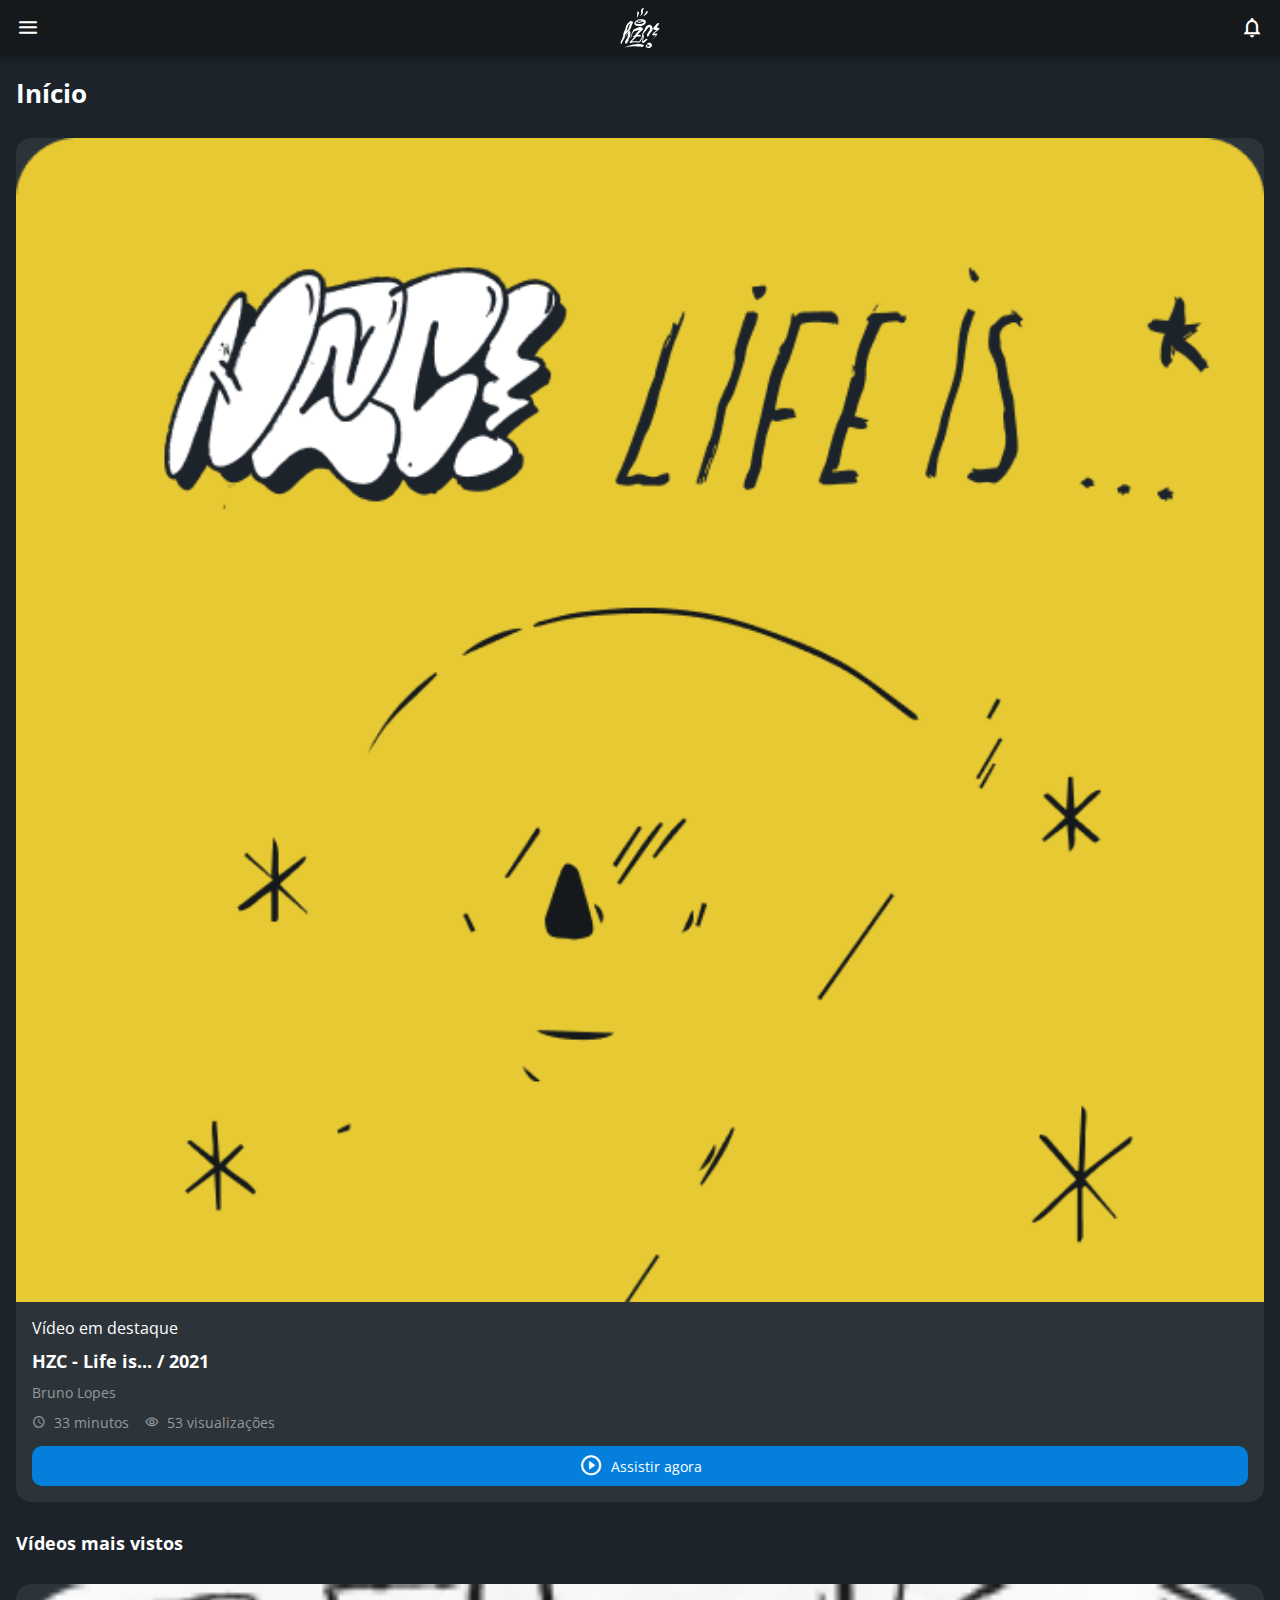
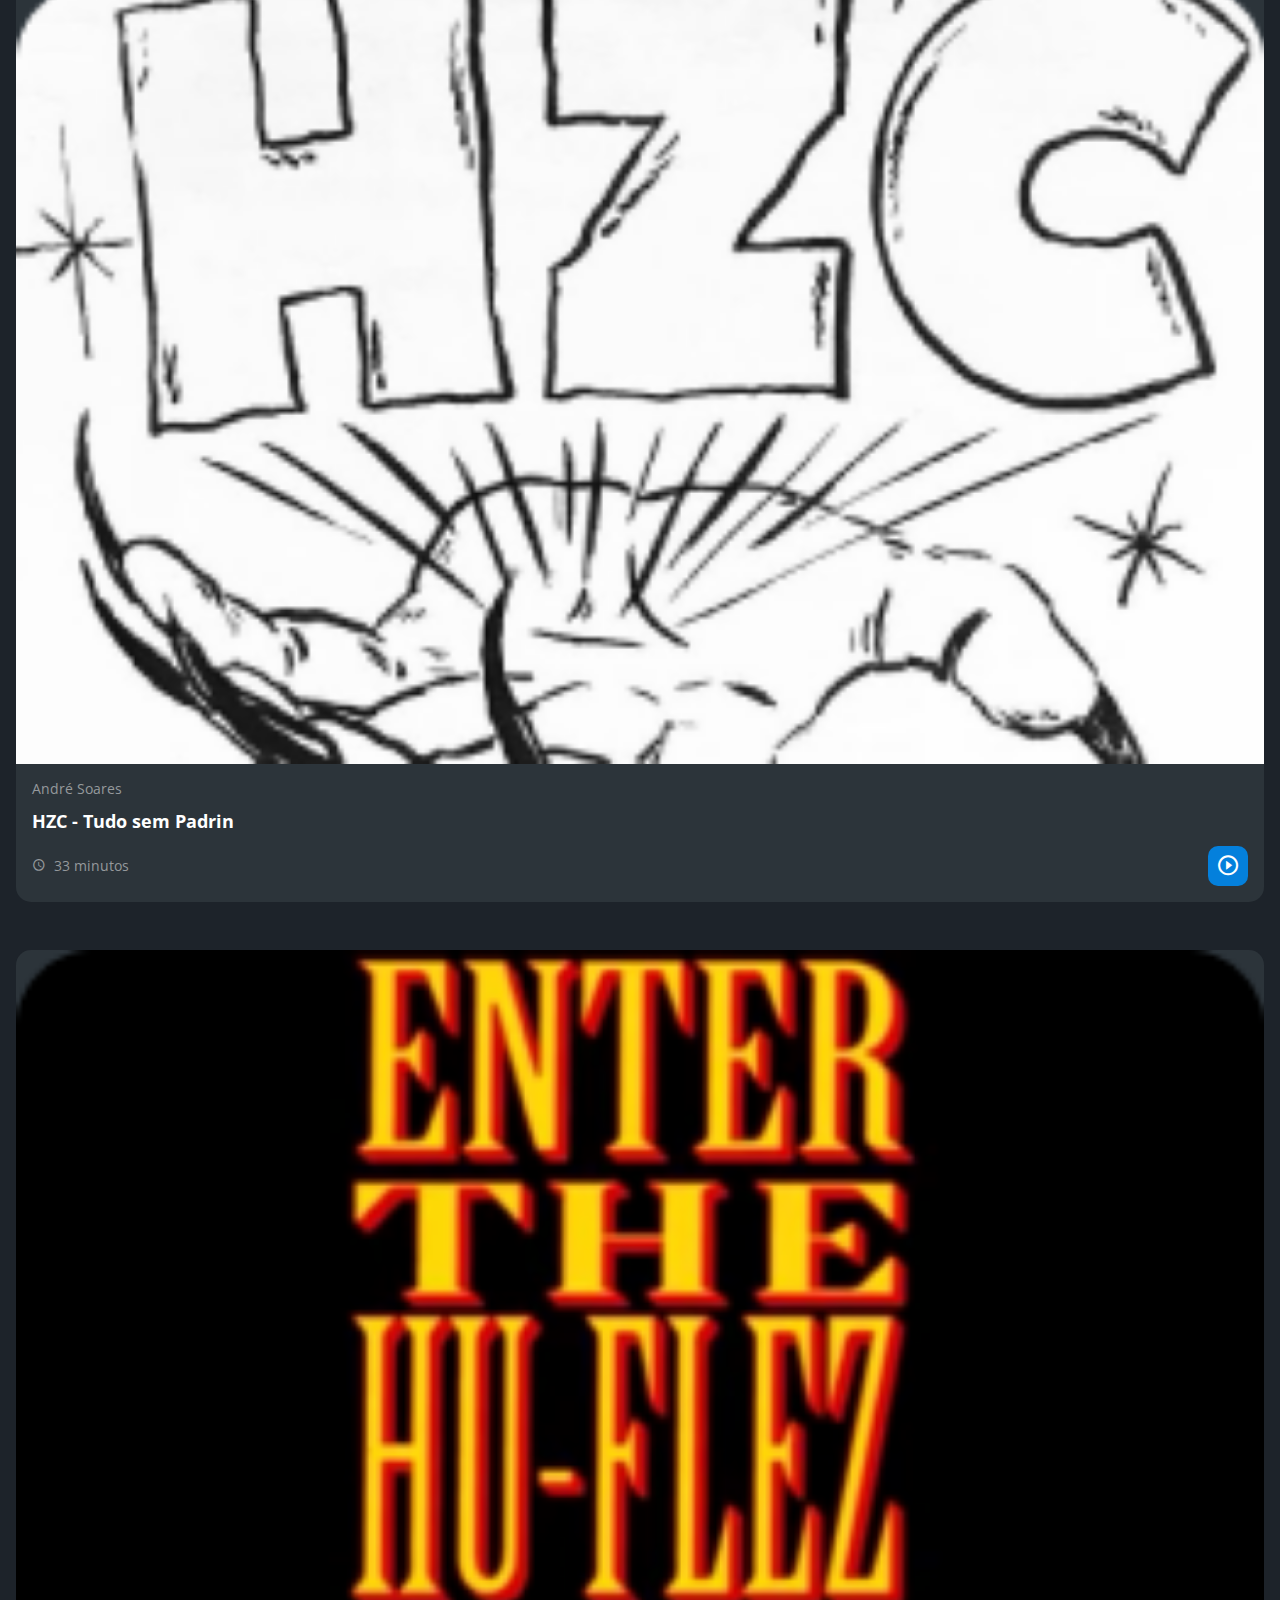
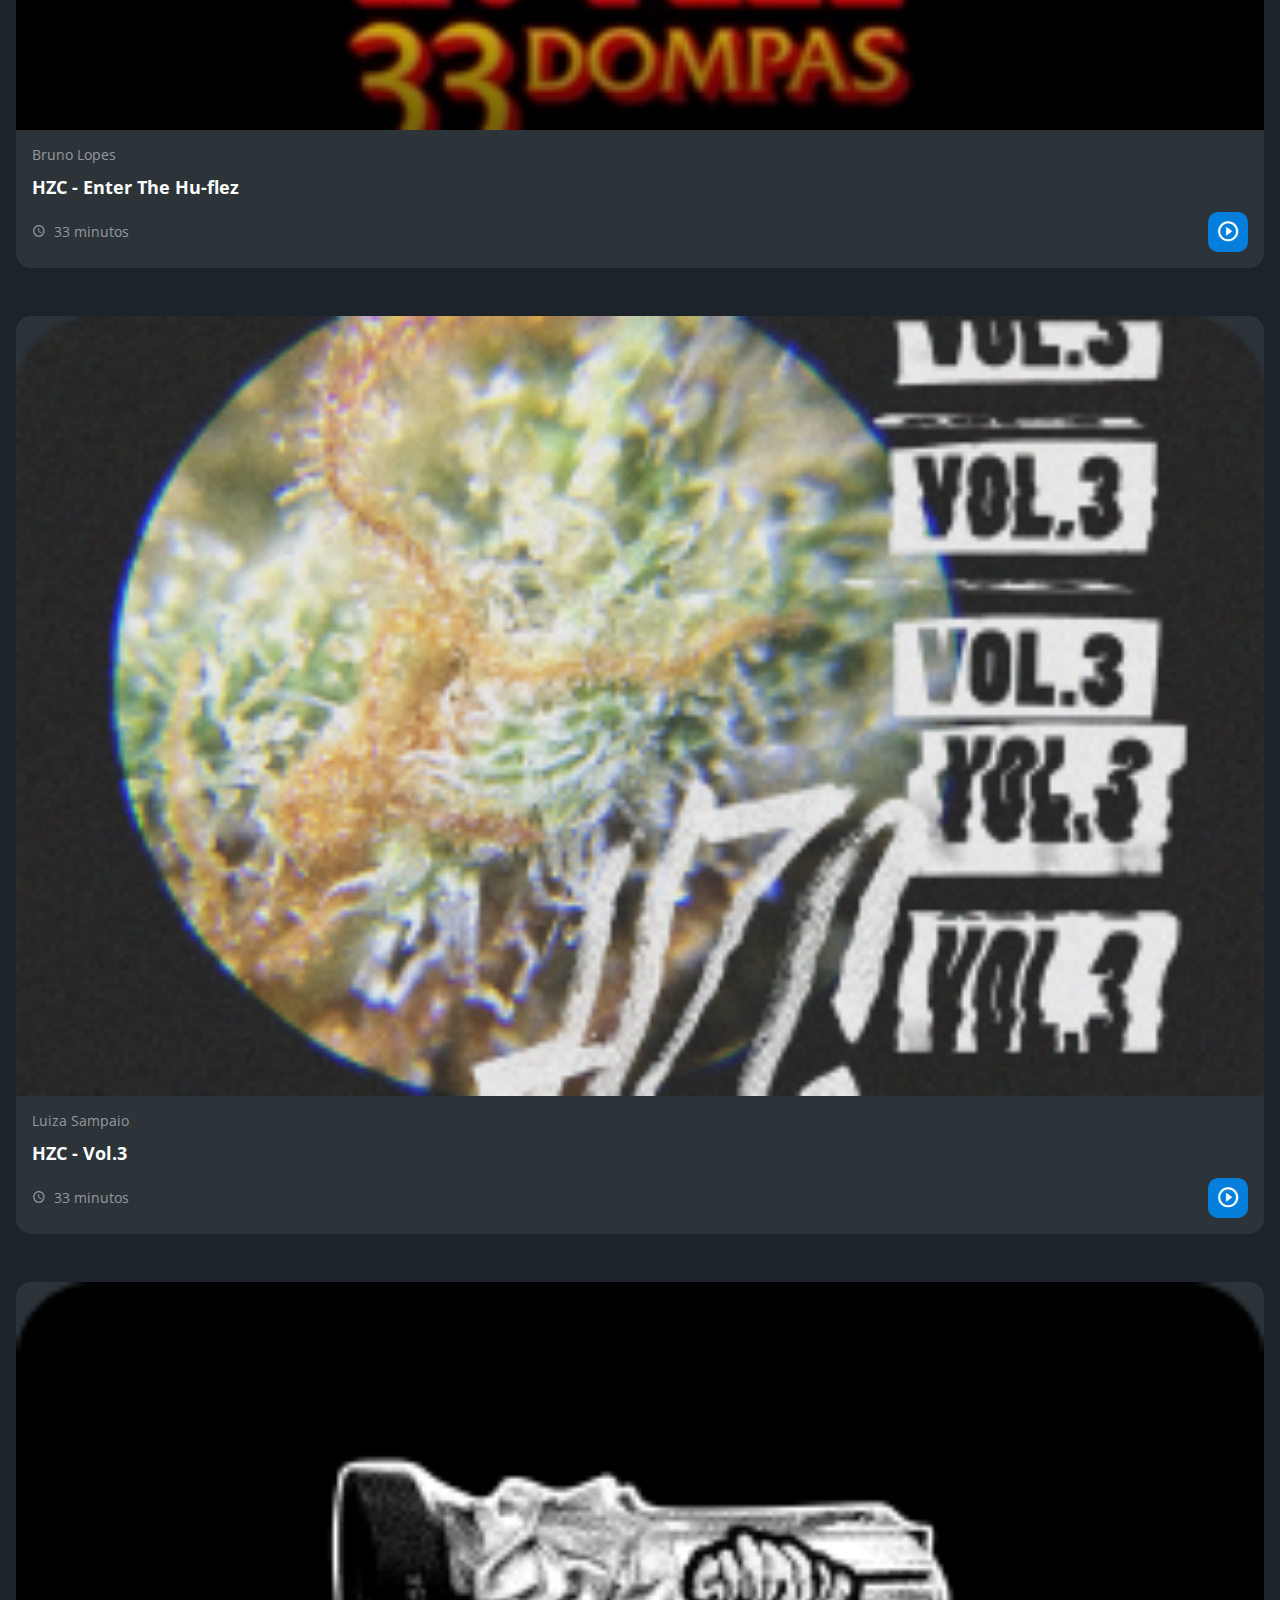
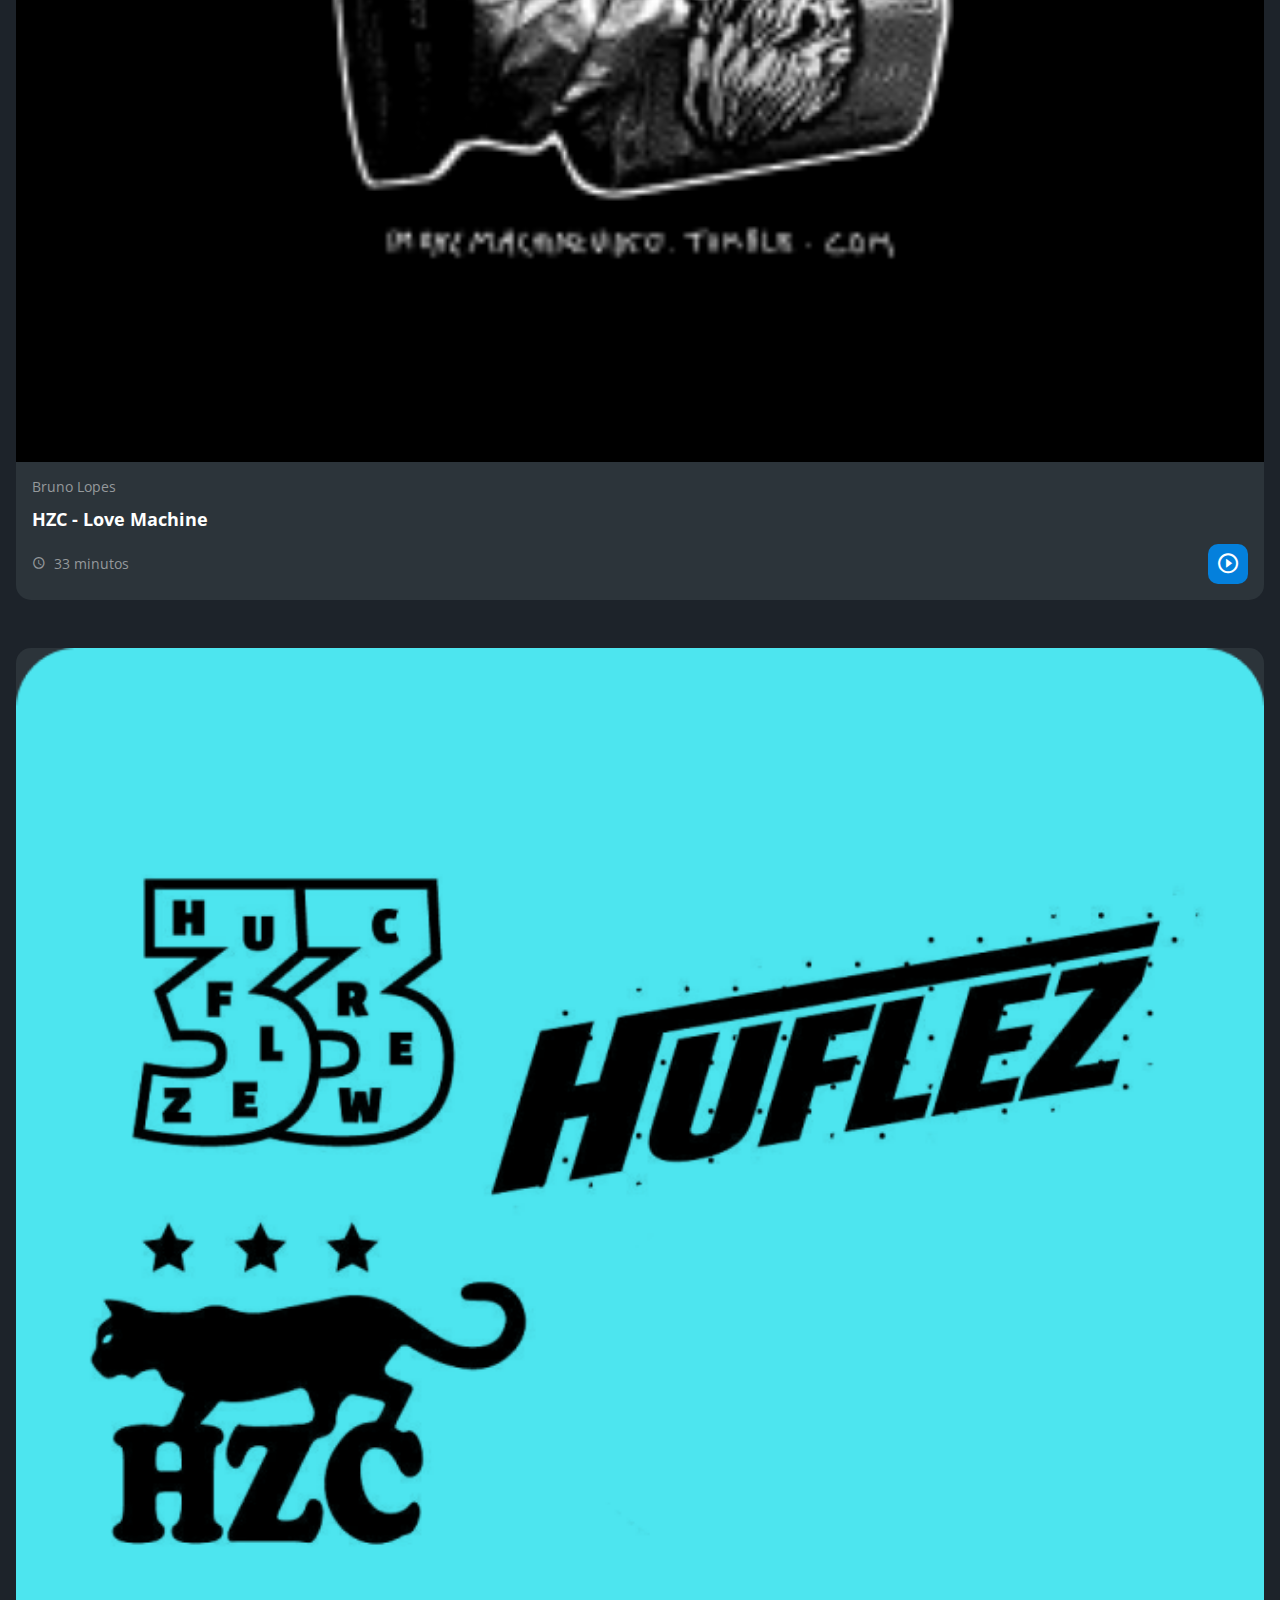
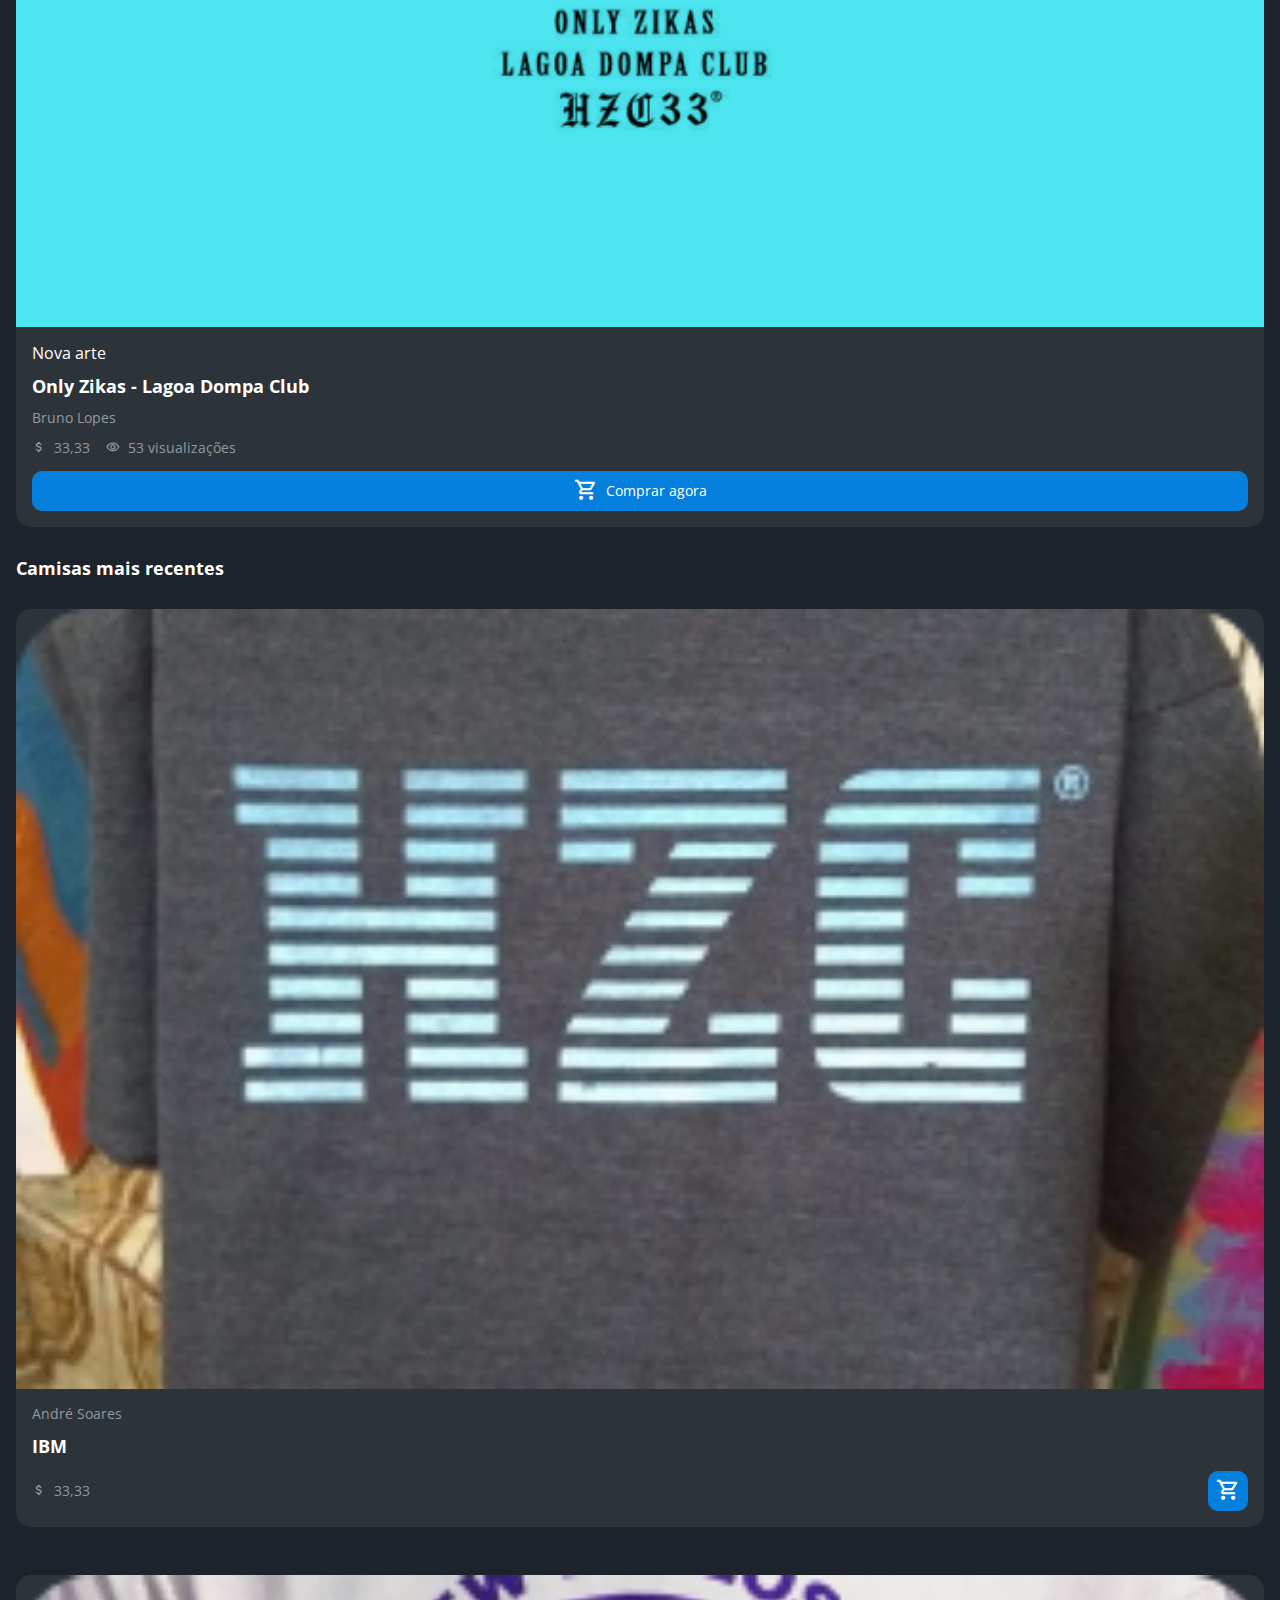
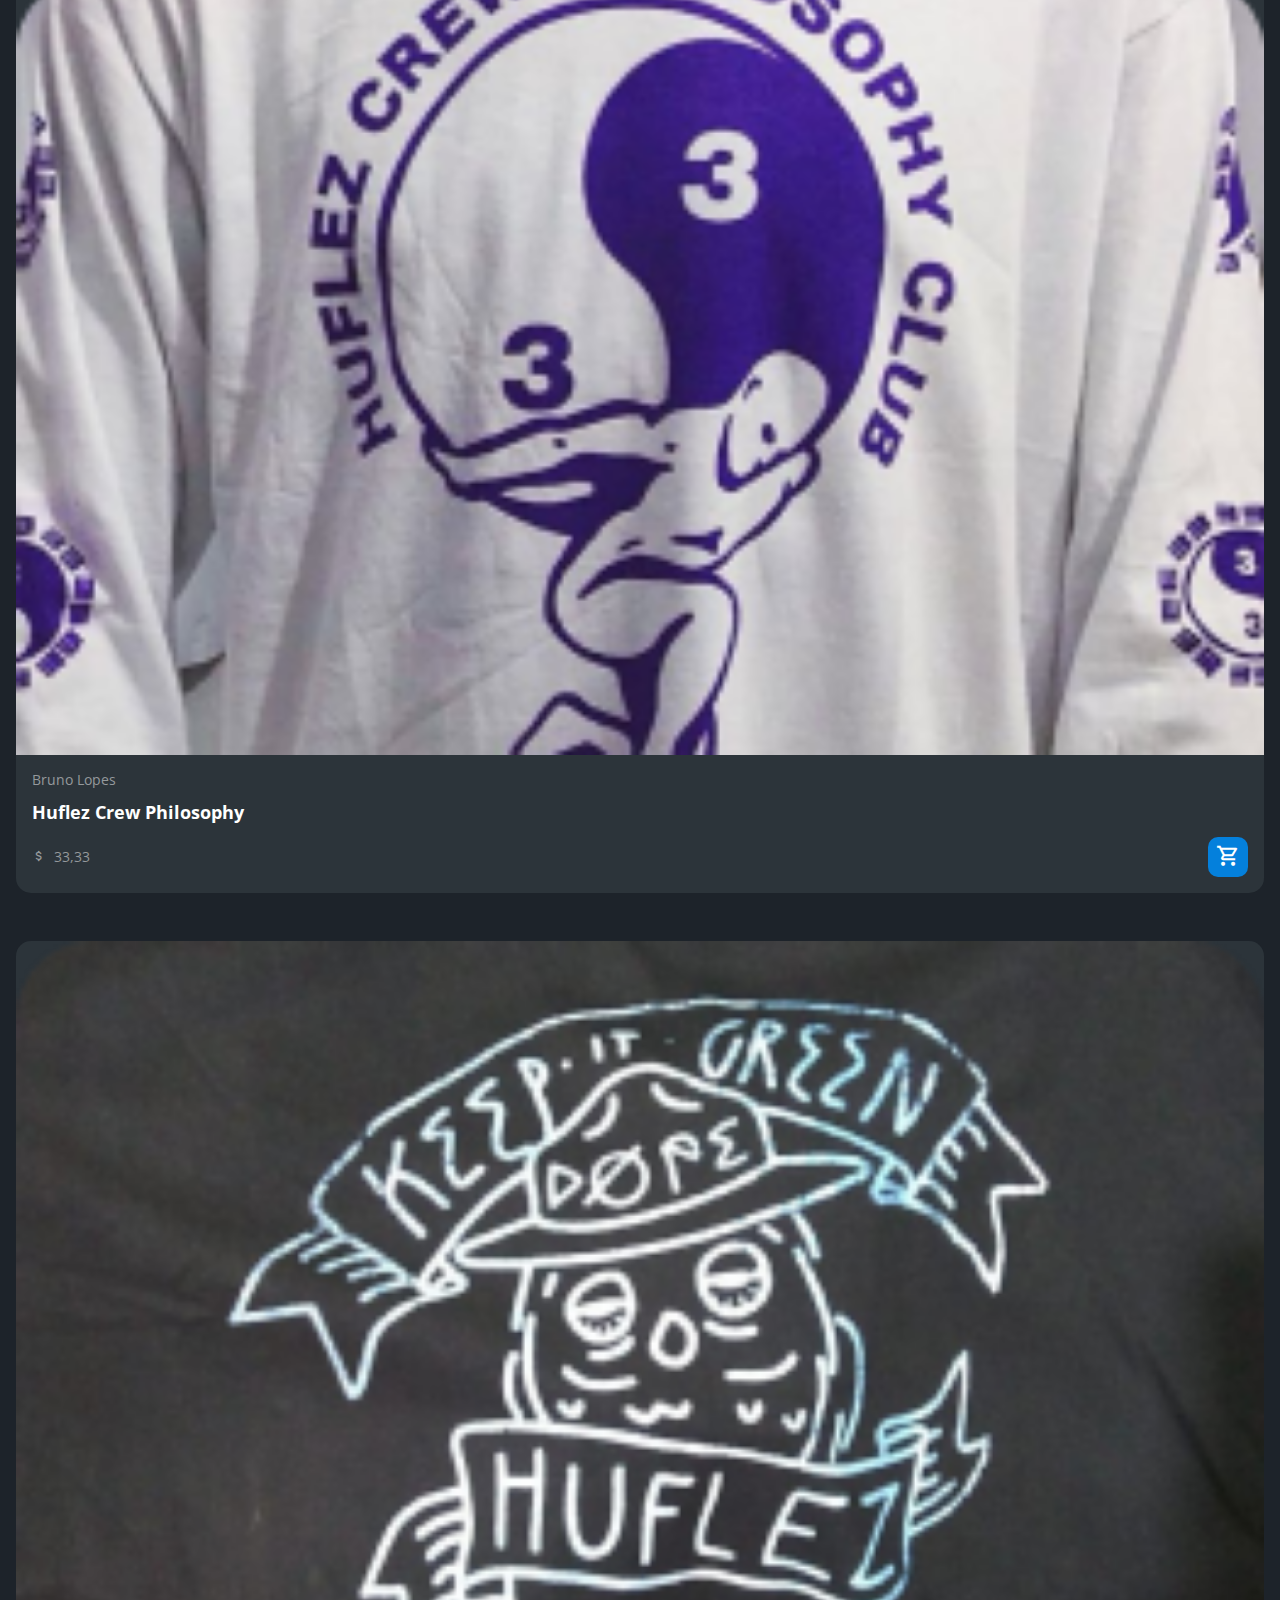
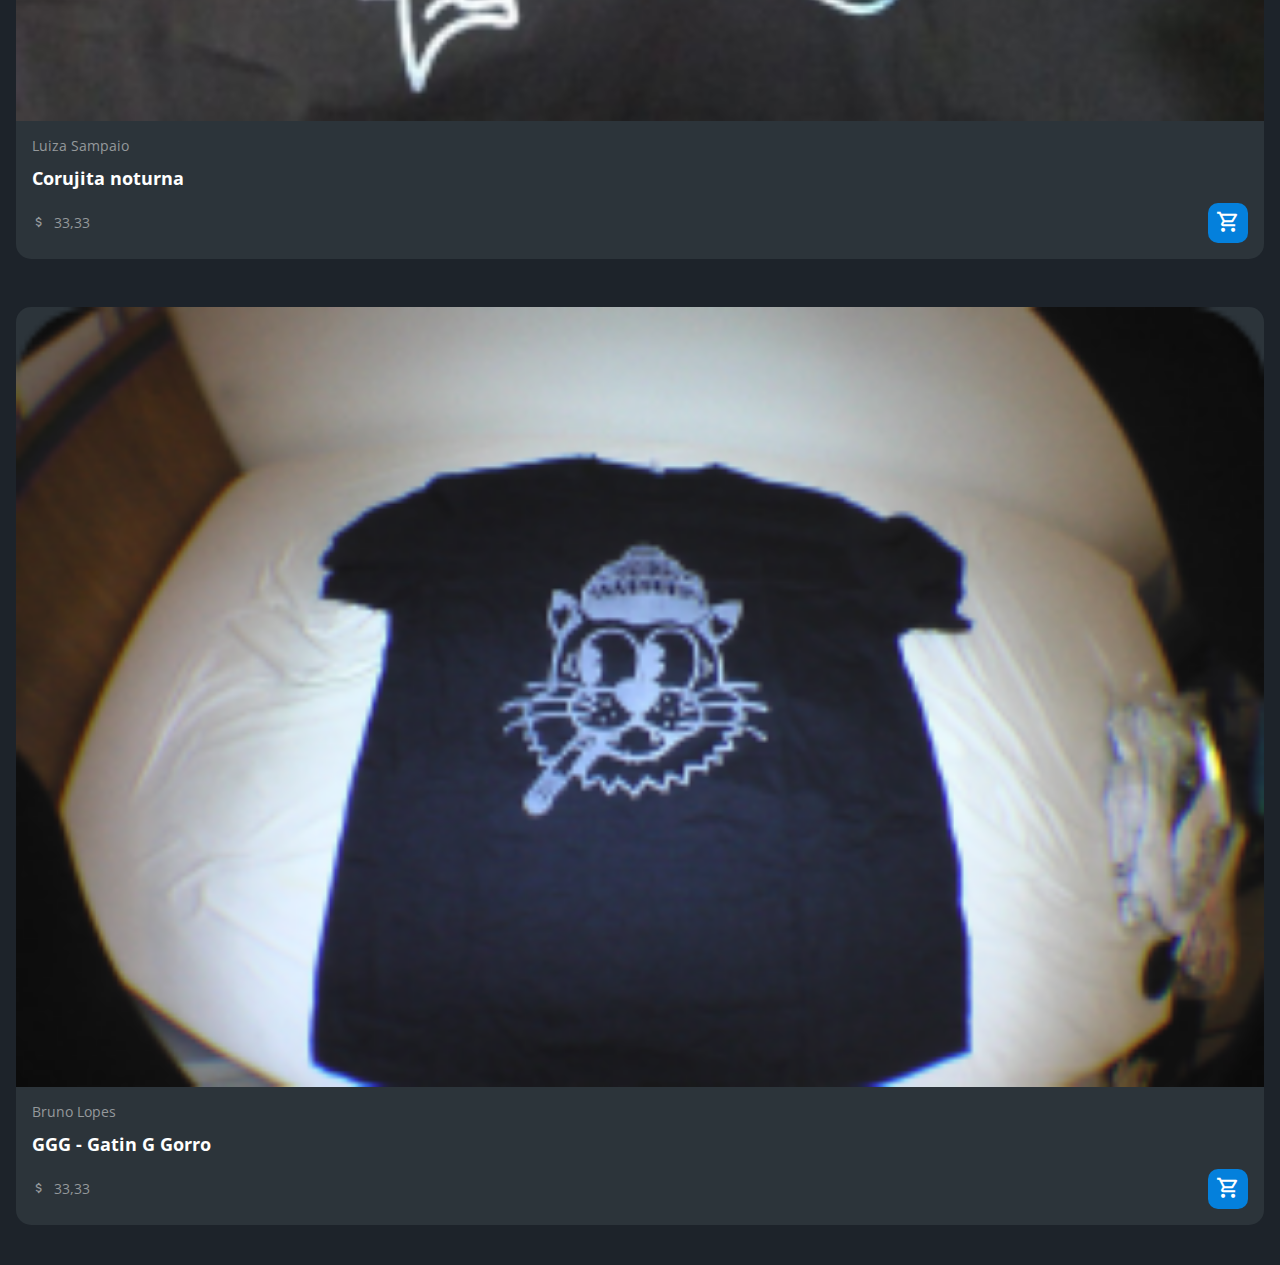
<file: index.html>
<!DOCTYPE html>
<html lang="pt-br">
<head>
    <meta charset="UTF-8">
    <meta http-equiv="X-UA-Compatible" content="IE=edge">
    <meta name="viewport" content="width=device-width, initial-scale=1.0">
    <title>HZC | Home</title>
    <link rel="preconnect" href="https://fonts.googleapis.com">
    <link rel="preconnect" href="https://fonts.gstatic.com" crossorigin>
    <link rel="stylesheet" href="https://fonts.googleapis.com/css2?family=Open+Sans:wght@400;600;700&display=swap">
    <link rel="stylesheet" href="./css/reset.css">
    <link rel="stylesheet" href="css/style.css">
</head>
<body>
    <header class="cabecalho">
        <button class="cabecalho__menu" aria-label="Menu" ><i></i></button>
        <img src="./img/logo.svg" alt="Logotipo da HZC" class="cabecalho__logo">
        <p class="cabecalho__perfil">Bruno Lopez</p>
        <button class="cabecalho__notificacao" aria-label="Notificaçao"><i></i></button>
    </header>

    <nav class="menu-lateral">
        <img src="./img/logo.svg" alt="Logotipo da HZC" class="menu-lateral__logo">
        <a href="" class="menu-lateral__link menu-lateral__link--inicio menu-lateral__link--ativo" >Inicio</a>
        <a href="" class="menu-lateral__link menu-lateral__link--videos">Vídeos</a>
        <a href="./picos.html" class="menu-lateral__link menu-lateral__link--picos">Picos</a>
        <a href="" class="menu-lateral__link menu-lateral__link--integrantes">Integrantes</a>
        <a href="" class="menu-lateral__link menu-lateral__link--camisas">Camisas</a>
        <a href="" class="menu-lateral__link menu-lateral__link--pinturas">Pinturas</a>
    </nav>

    <main class="principal">
        <h2 class="titulo-pagina">Início</h2>
        <article class="cartao cartao--destaque destaque-video">
            <img src="./img/banner-mobile_1.png" alt="Banner do cartão" class="cartao__img cartao__img--mobile">
            <img src="./img/banner_1.png" alt="Banner do cartão" class="cartao__img cartao__img--desktop">
            <div class="cartao__conteudo">
                <p class="cartao__destaque">Vídeo em destaque</p>
                <h3 class="cartao__titulo">HZC - Life is... / 2021</h3>
                <p class="cartao__perfil">Bruno Lopes</p>
                <p class="cartao__info cartao__info--tempo">33 minutos</p>
                <p class="cartao__info cartao__info--visualizacao">53 visualizações</p>
                <button class="cartao__botao cartao__botao--play cartao__botao--destaque">Assistir agora</button>
            </div>
        </article>

        <article class=" cartao cartao--recentes videos-recentes">
            <h3 class="cartao__titulo">Vídeos recentes</h3>
            <a href="#" class="cartao__link">Ver todos</a>
            <ul class="cartao__lista">
                <li class="cartao__item">
                    <img src="./img/miniatura_1.png" alt="Tumbnail" class="cartao__item-tambnail">
                    <h4 class="cartao__item-titulo">HZC - Love Machine</h4>
                    <p class="cartao__item-perfil">Júlia Fonseca</p>
                </li>
                <li class="cartao__item">
                    <img src="./img/miniatura_2.png" alt="Tumbnail" class="cartao__item-tambnail">
                    <h4 class="cartao__item-titulo">HZC - Vol. 3</h4>
                    <p class="cartao__item-perfil">Júlia Fonseca</p>
                </li>
                <li class="cartao__item">
                    <img src="./img/miniatura_3.png" alt="Tumbnail" class="cartao__item-tambnail">
                    <h4 class="cartao__item-titulo">HZC - Pescaria na Urca</h4>
                    <p class="cartao__item-perfil">Júlia Fonseca</p>
                </li>
                <li class="cartao__item">
                    <img src="./img/miniatura_4.png" alt="Tumbnail" class="cartao__item-tambnail">
                    <h4 class="cartao__item-titulo">Vidalocagi - Guerreiros do Asfalto</h4>
                    <p class="cartao__item-perfil">Júlia Fonseca</p>
                </li>
                <li class="cartao__item">
                    <img src="./img/miniatura_5.png" alt="Tumbnail" class="cartao__item-tambnail">
                    <h4 class="cartao__item-titulo">Vidalocagi - Não importa o nível</h4>
                    <p class="cartao__item-perfil">Júlia Fonseca</p>
                </li>
            </ul>
        </article>

        <section class="secao secao-videos">
            <h3 class="titulo-secao">Vídeos mais vistos</h3>
            <article class="cartao">
                <img src="./img/video_1.png" alt="video" class="cartao__img">
                <div class="cartao__conteudo">
                    <p class="cartao__perfil">André Soares</p>
                    <h3 class="cartao__titulo">HZC - Tudo sem Padrin</h3>
                    <p class="cartao__info cartao__info--tempo">33 minutos</p>
                    <button class="cartao__botao cartao__botao--play" aria-label="Assistir Agora"></button>
                </div>
            </article>

            <article class="cartao">
                <img src="./img/video_2.png" alt="video" class="cartao__img">
                <div class="cartao__conteudo">
                    <p class="cartao__perfil">Bruno Lopes</p>
                    <h3 class="cartao__titulo">HZC - Enter The Hu-flez</h3>
                    <p class="cartao__info cartao__info--tempo">33 minutos</p>
                    <button class="cartao__botao cartao__botao--play" aria-label="Assistir Agora"></button>
                </div>
            </article>

            <article class="cartao">
                <img src="./img/video_3.png" alt="video" class="cartao__img">
                <div class="cartao__conteudo">
                    <p class="cartao__perfil">Luiza Sampaio</p>
                    <h3 class="cartao__titulo">HZC - Vol.3</h3>
                    <p class="cartao__info cartao__info--tempo">33 minutos</p>
                    <button class="cartao__botao cartao__botao--play" aria-label="Assistir Agora"></button>
                </div>
            </article>

            <article class="cartao">
                <img src="./img/video_4.png" alt="video" class="cartao__img">
                <div class="cartao__conteudo">
                    <p class="cartao__perfil">Bruno Lopes</p>
                    <h3 class="cartao__titulo">HZC - Love Machine</h3>
                    <p class="cartao__info cartao__info--tempo">33 minutos</p>
                    <button class="cartao__botao cartao__botao--play" aria-label="Assistir Agora"></button>
                </div>
            </article>
        </section>

        <article class=" cartao cartao--recentes produtos-recentes">
            <h3 class="cartao__titulo">Novas artes</h3>
            <a href="#" class="cartao__link">Ver todos</a>
            <ul class="cartao__lista">
                <li class="cartao__item">
                    <img src="./img/miniatura-produto01.png" alt="Tumbnail" class="cartao__item-tambnail">
                    <h4 class="cartao__item-titulo">Sem título 01</h4>
                    <p class="cartao__item-perfil">Antonio Tebyriçá</p>
                </li>
                <li class="cartao__item">
                    <img src="./img/miniatura-produto02.png" alt="Tumbnail" class="cartao__item-tambnail">
                    <h4 class="cartao__item-titulo">Sem título 02</h4>
                    <p class="cartao__item-perfil">Antonio Tebyriçá</p>
                </li>
                <li class="cartao__item">
                    <img src="./img/miniatura-produto03.png" alt="Tumbnail" class="cartao__item-tambnail">
                    <h4 class="cartao__item-titulo">Segurança</h4>
                    <p class="cartao__item-perfil">Raphael Gibson</p>
                </li>
                <li class="cartao__item">
                    <img src="./img/miniatura-produto04.png" alt="Tumbnail" class="cartao__item-tambnail">
                    <h4 class="cartao__item-titulo">Malunguisse</h4>
                    <p class="cartao__item-perfil">Carolina Canavarro</p>
                </li>
                <li class="cartao__item">
                    <img src="./img/miniatura-produto05.png" alt="Tumbnail" class="cartao__item-tambnail">
                    <h4 class="cartao__item-titulo">Coroa da converse</h4>
                    <p class="cartao__item-perfil">Nikolas de Murtas</p>
                </li>
                <li class="cartao__item">
                    <img src="./img/miniatura-produto-06.png" alt="Tumbnail" class="cartao__item-tambnail">
                    <h4 class="cartao__item-titulo">Segurança</h4>
                    <p class="cartao__item-perfil">Raphael Gibson</p>
                </li>
                <li class="cartao__item">
                    <img src="./img/miniatura-produto07.png" alt="Tumbnail" class="cartao__item-tambnail">
                    <h4 class="cartao__item-titulo">Sem título 03</h4>
                    <p class="cartao__item-perfil">Antonio Tebyriçá</p>
                </li>
            </ul>
        </article>

        
        <article class="cartao cartao--destaque destaque-produtos">
            <img src="./img/banner-mobile_2.png" alt="Banner do cartão" class="cartao__img cartao__img--mobile">
            <img src="./img/banner_2.png" alt="Banner do cartão" class="cartao__img cartao__img--desktop">
            <div class="cartao__conteudo">
                <p class="cartao__destaque">Nova arte</p>
                <h3 class="cartao__titulo">Only Zikas - Lagoa Dompa Club</h3>
                <p class="cartao__perfil">Bruno Lopes</p>
                <p class="cartao__info cartao__info--venda">33,33</p>
                <p class="cartao__info cartao__info--visualizacao">53 visualizações</p>
                <button class="cartao__botao cartao__botao--venda cartao__botao--destaque">Comprar agora</button>
            </div>
        </article>

        <section class="secao secao-produtos">
            <h3 class="titulo-secao">Camisas mais recentes</h3>
            <article class="cartao">
                <img src="./img/produto_1.png" alt="video" class="cartao__img">
                <div class="cartao__conteudo">
                    <p class="cartao__perfil">André Soares</p>
                    <h3 class="cartao__titulo">IBM</h3>
                    <p class="cartao__info cartao__info--venda">33,33</p>
                    <button class="cartao__botao cartao__botao--venda" aria-label="Comprar"></button>
                </div>
            </article>

            <article class="cartao">
                <img src="./img/produto_2.png" alt="video" class="cartao__img">
                <div class="cartao__conteudo">
                    <p class="cartao__perfil">Bruno Lopes</p>
                    <h3 class="cartao__titulo">Huflez Crew Philosophy</h3>
                    <p class="cartao__info cartao__info--venda">33,33</p>
                    <button class="cartao__botao cartao__botao--venda" aria-label="Comprar"></button>
                </div>
            </article>

            <article class="cartao">
                <img src="./img/produto_3.png" alt="video" class="cartao__img">
                <div class="cartao__conteudo">
                    <p class="cartao__perfil">Luiza Sampaio</p>
                    <h3 class="cartao__titulo">Corujita noturna</h3>
                    <p class="cartao__info cartao__info--venda">33,33</p>
                    <button class="cartao__botao cartao__botao--venda" aria-label="Comprar"></button>
                </div>
            </article>

            <article class="cartao">
                <img src="./img/produto_4.png" alt="video" class="cartao__img">
                <div class="cartao__conteudo">
                    <p class="cartao__perfil">Bruno Lopes</p>
                    <h3 class="cartao__titulo">GGG - Gatin G Gorro</h3>
                    <p class="cartao__info cartao__info--venda">33,33</p>
                    <button class="cartao__botao cartao__botao--venda" aria-label="Comprar"></button>
                </div>
            </article>

        </section>
    </main>
    <script src="index.js"></script>
</body>
</html>
</file>
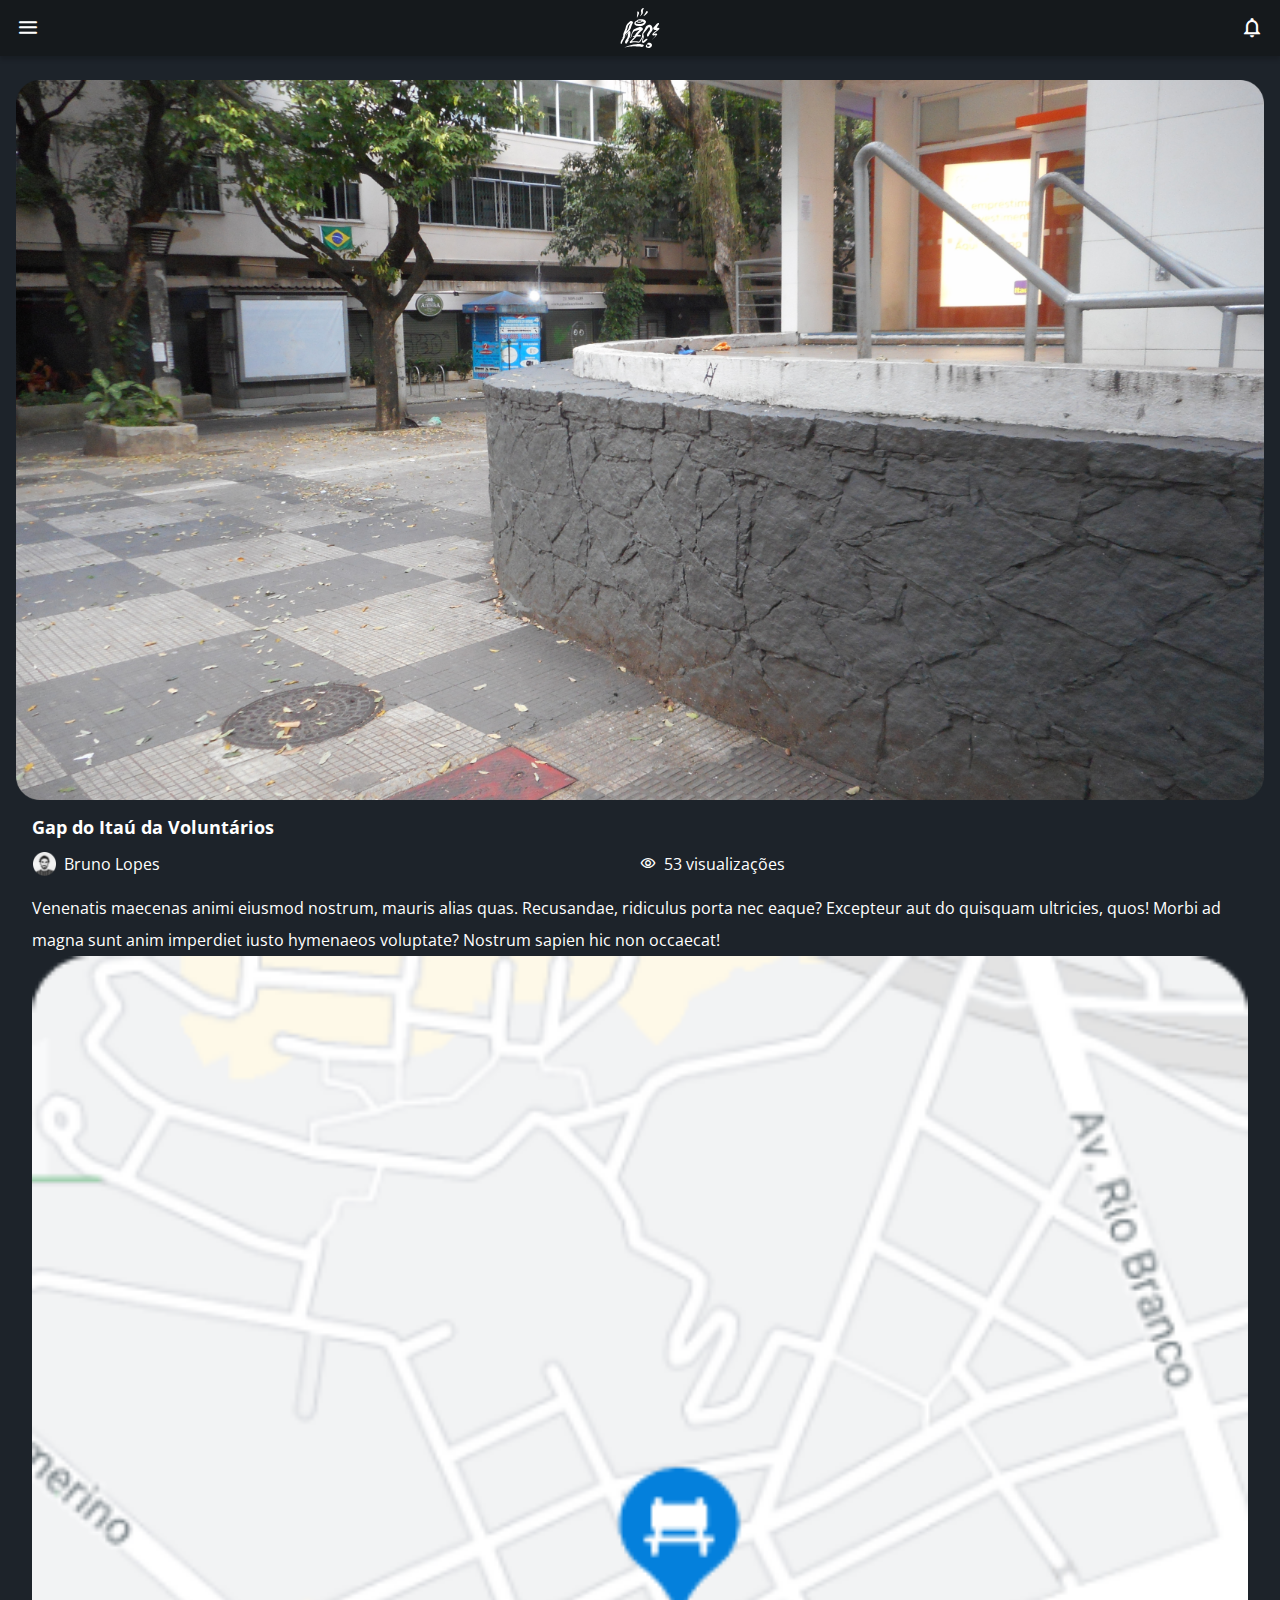
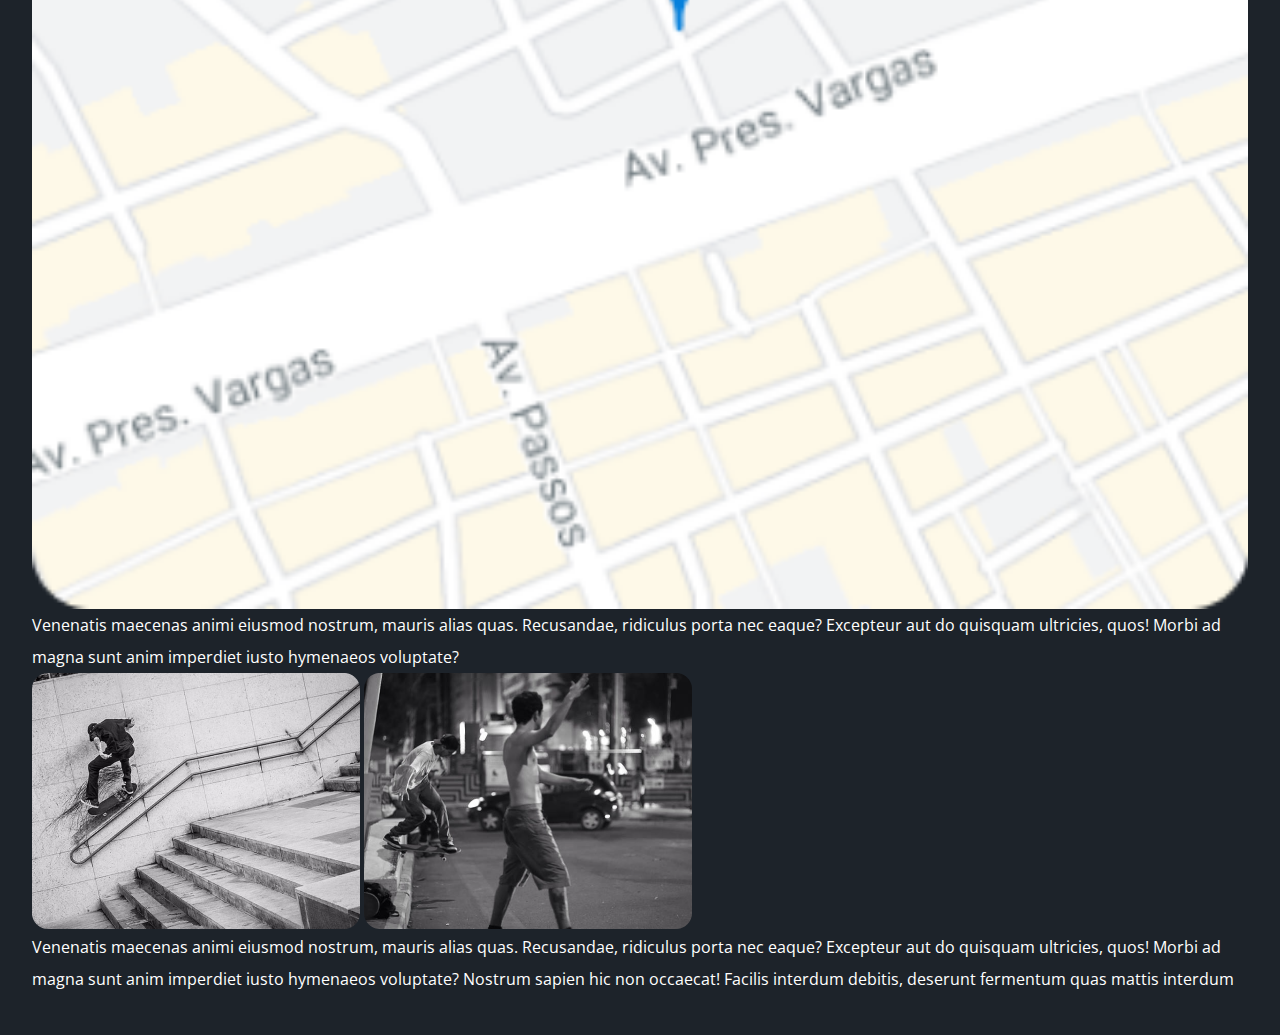
<file: pico.html>
<!DOCTYPE html>
<html lang="pt-br">
<head>
    <meta charset="UTF-8">
    <meta http-equiv="X-UA-Compatible" content="IE=edge">
    <meta name="viewport" content="width=device-width, initial-scale=1.0">
    <title>Gap do Itaú da Voluntários</title>
    <link rel="preconnect" href="https://fonts.googleapis.com">
    <link rel="preconnect" href="https://fonts.gstatic.com" crossorigin>
    <link rel="stylesheet" href="https://fonts.googleapis.com/css2?family=Open+Sans:wght@400;600;700&display=swap">
    <link rel="stylesheet" href="./css/reset.css">
    <link rel="stylesheet" href="css/style.css">
</head>
<body>
    <header class="cabecalho">
        <button class="cabecalho__menu" aria-label="Menu" ><i></i></button>
        <img src="./img/logo.svg" alt="Logotipo da HZC" class="cabecalho__logo">
        <p class="cabecalho__perfil">Bruno Lopez</p>
        <button class="cabecalho__notificacao" aria-label="Notificaçao"><i></i></button>
    </header>

    <nav class="menu-lateral">
        <img src="./img/logo.svg" alt="Logotipo da HZC" class="menu-lateral__logo">
        <a href="./index.html" class="menu-lateral__link menu-lateral__link--inicio">Inicio</a>
        <a href="" class="menu-lateral__link menu-lateral__link--videos">Vídeos</a>
        <a href="" class="menu-lateral__link menu-lateral__link--picos  menu-lateral__link--ativo">Picos</a>
        <a href="" class="menu-lateral__link menu-lateral__link--integrantes">Integrantes</a>
        <a href="" class="menu-lateral__link menu-lateral__link--camisas">Camisas</a>
        <a href="" class="menu-lateral__link menu-lateral__link--pinturas">Pinturas</a>
    </nav>

    <main class="principal">
        <article class=" cartao-picos">
            <img src="./img/artigo_1.png" alt="imagem pico" class="cartao__img--mobile">
            <img src="./img/artigo_1.png" alt="imagem picos" class="cartao__img cartao__img--desktop">
            
            <div class="cartao-picos--conteudo">
                <h3 class="cartao-picos--titulo">Gap do Itaú da Voluntários</h3>
                <div class="cartao-pico--perfil">
                    <p class="cartao-picos--nome">Bruno Lopes</p>
                <p class="cartao__pico--visualizacao">53 visualizações</p>
                </div>
                
                <p class="cartao-picos--artigo cartao__img--mobile">Venenatis maecenas animi eiusmod nostrum, mauris alias quas. Recusandae, ridiculus porta nec eaque? Excepteur aut do quisquam ultricies, quos! Morbi ad magna sunt anim imperdiet iusto hymenaeos voluptate? Nostrum sapien hic non occaecat! </p>

                <p class="cartao-picos--artigo cartao__img--desktop">Venenatis maecenas animi eiusmod nostrum, mauris alias quas. Recusandae, ridiculus porta nec eaque? Excepteur aut do quisquam ultricies, quos! Morbi ad magna sunt anim imperdiet iusto hymenaeos voluptate? Nostrum sapien hic non occaecat! Facilis interdum debitis, deserunt fermentum quas mattis interdum penatibus. Dictum laboris diamlorem, repellat, aut ligula. Quam tellus, facilisis possimus? Quidem nunc! Aenean sem! Curabitur eos felis porro integer consectetuer consectetur. Porttitor, convallis, sapien earum inventore dapibus facilis, facilis semper. Tempora senectus dictumst odio vivamus pariatur, praesentium laoreet, hendrerit duis proin excepturi, torquent et, sem, eu temporibus aut placerat nostrum. Parturient perspiciatis nesciunt. Earum ligula habitasse quo laoreet.</p>

                <img src="./img/mapa-artigo-mobile.png" alt="imagem pico" class="cartao__img--mobile">
                <img src="./img/mapa-artigo.png" alt="imagem pico" class="cartao__img--desktop">

                
                
                <p class="cartao-picos--artigo cartao__img--mobile">Venenatis maecenas animi eiusmod nostrum, mauris alias quas. Recusandae, ridiculus porta nec eaque? Excepteur aut do quisquam ultricies, quos! Morbi ad magna sunt anim imperdiet iusto hymenaeos voluptate?</p>

                <p class="cartao-picos--artigo cartao__img--desktop">Venenatis maecenas animi eiusmod nostrum, mauris alias quas. Recusandae, ridiculus porta nec eaque? Excepteur aut do quisquam ultricies, quos! Morbi ad magna sunt anim imperdiet iusto hymenaeos voluptate? Nostrum sapien hic non occaecat! Facilis interdum debitis, deserunt fermentum quas mattis interdum penatibus. Dictum laboris diamlorem, repellat, aut ligula. Quam tellus, facilisis possimus? Quidem nunc! Aenean sem! Curabitur eos felis porro integer consectetuer consectetur. Porttitor, convallis, sapien earum inventore dapibus facilis, facilis semper. Tempora senectus dictumst odio vivamus pariatur, praesentium laoreet, hendrerit duis proin excepturi, torquent et, sem, eu temporibus aut placerat nostrum. Parturient perspiciatis nesciunt. Earum ligula habitasse quo laoreet.</p>
                <div class="cartao-pico-img">
                    <img src="./img/artigo_3-mobile.png" alt="imagem pico"class="cartao__img--mobile">
                    <img src="./img/artigo_3.png" alt="imagem pico"class="cartao__img--desktop">
                    <img src="./img/artigo_4-mobile.png" alt="imagem pico" class="cartao__img--mobile">
                    <img src="./img/artigo_4.png" alt="imagem pico" class="cartao__img--desktop">
                </div>

    
                <p class="cartao-picos--artigo cartao__img--mobile">Venenatis maecenas animi eiusmod nostrum, mauris alias quas. Recusandae, ridiculus porta nec eaque? Excepteur aut do quisquam ultricies, quos! Morbi ad magna sunt anim imperdiet iusto hymenaeos voluptate? Nostrum sapien hic non occaecat! Facilis interdum debitis, deserunt fermentum quas mattis interdum </p>

                <p class="cartao-picos--artigo cartao__img--desktop">Venenatis maecenas animi eiusmod nostrum, mauris alias quas. Recusandae, ridiculus porta nec eaque? Excepteur aut do quisquam ultricies, quos! Morbi ad magna sunt anim imperdiet iusto hymenaeos voluptate? Nostrum sapien hic non occaecat! Facilis interdum debitis, deserunt fermentum quas mattis interdum penatibus. Dictum laboris diamlorem, repellat, aut ligula. Quam tellus, facilisis possimus? Quidem nunc! Aenean sem! Curabitur eos felis porro integer consectetuer consectetur. Porttitor, convallis, sapien earum inventore dapibus facilis, facilis semper. Tempora senectus dictumst odio vivamus pariatur, praesentium laoreet, hendrerit duis proin excepturi, torquent et, sem, eu temporibus aut placerat nostrum. Parturient perspiciatis nesciunt. Earum ligula habitasse quo laoreet.</p>
            </div>
        </article>

       

    </main>



    <script src="index.js"></script>
</body>
</html>
</file>
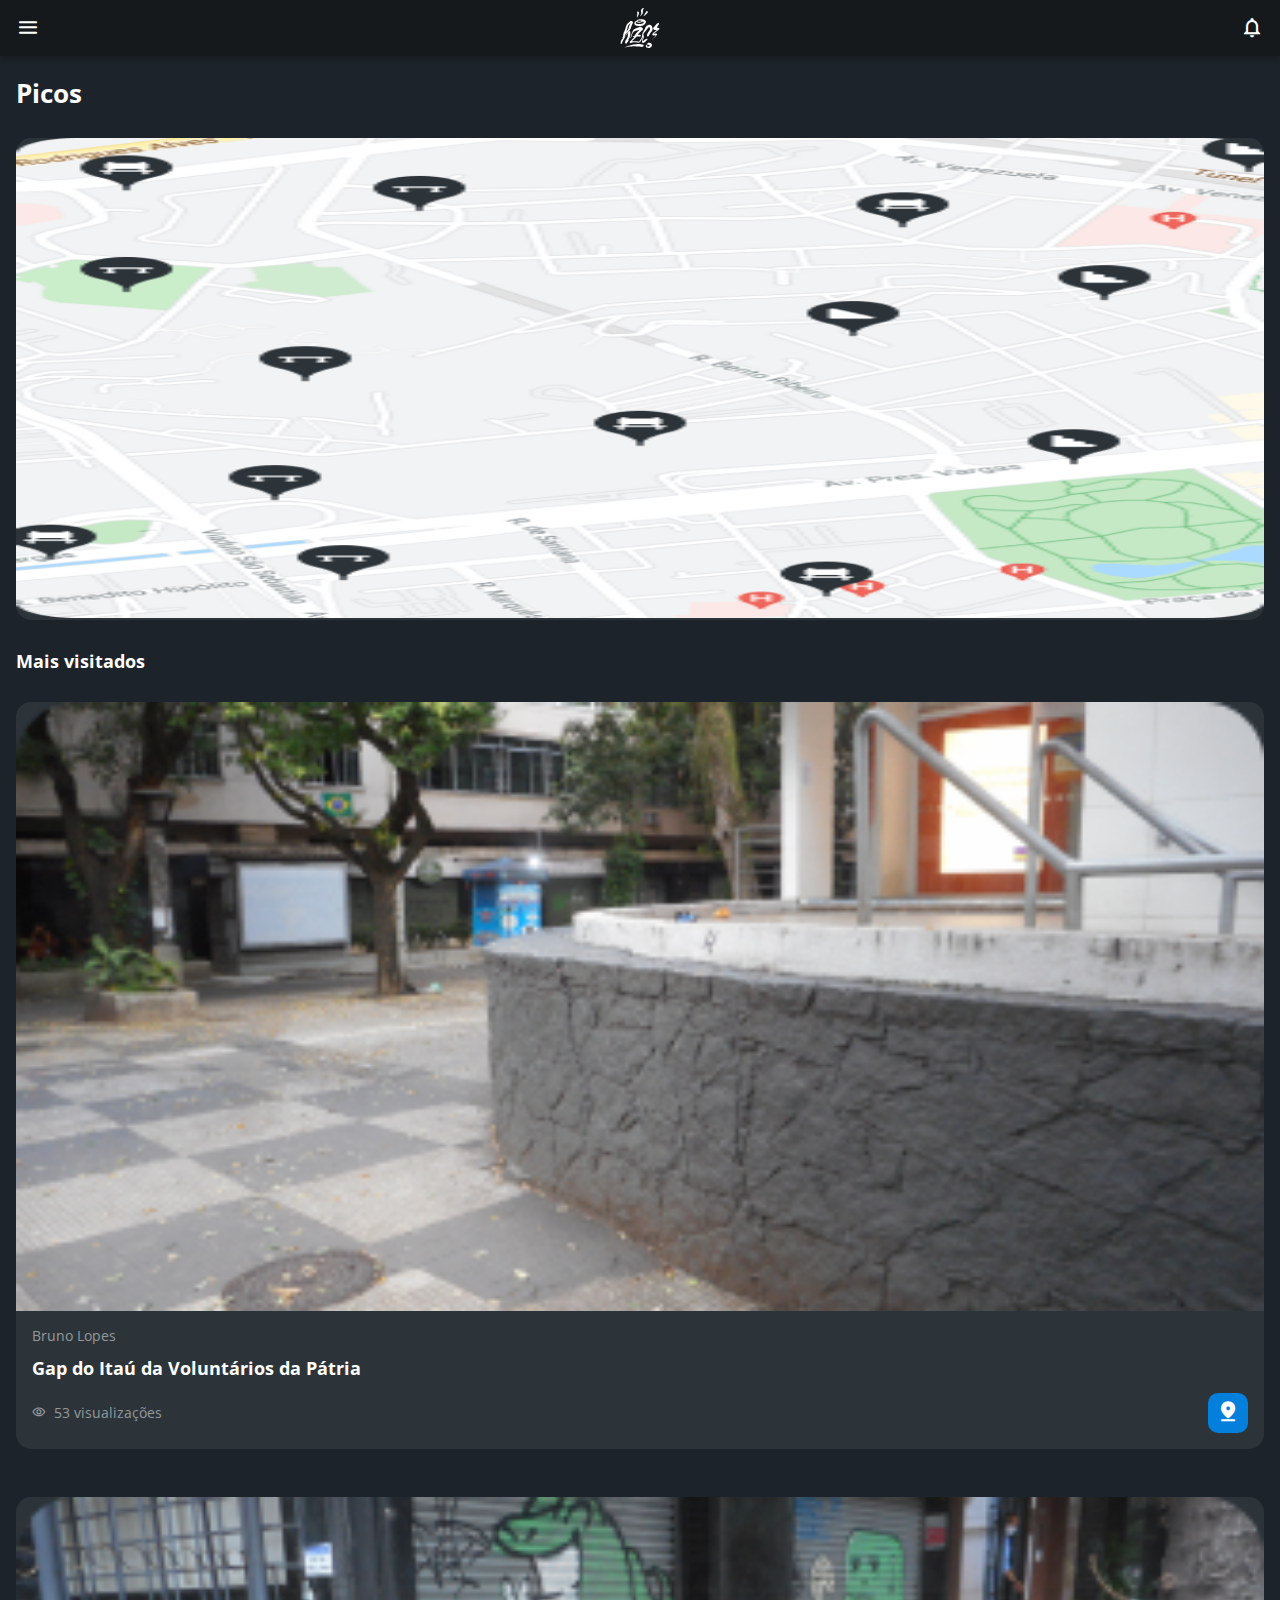
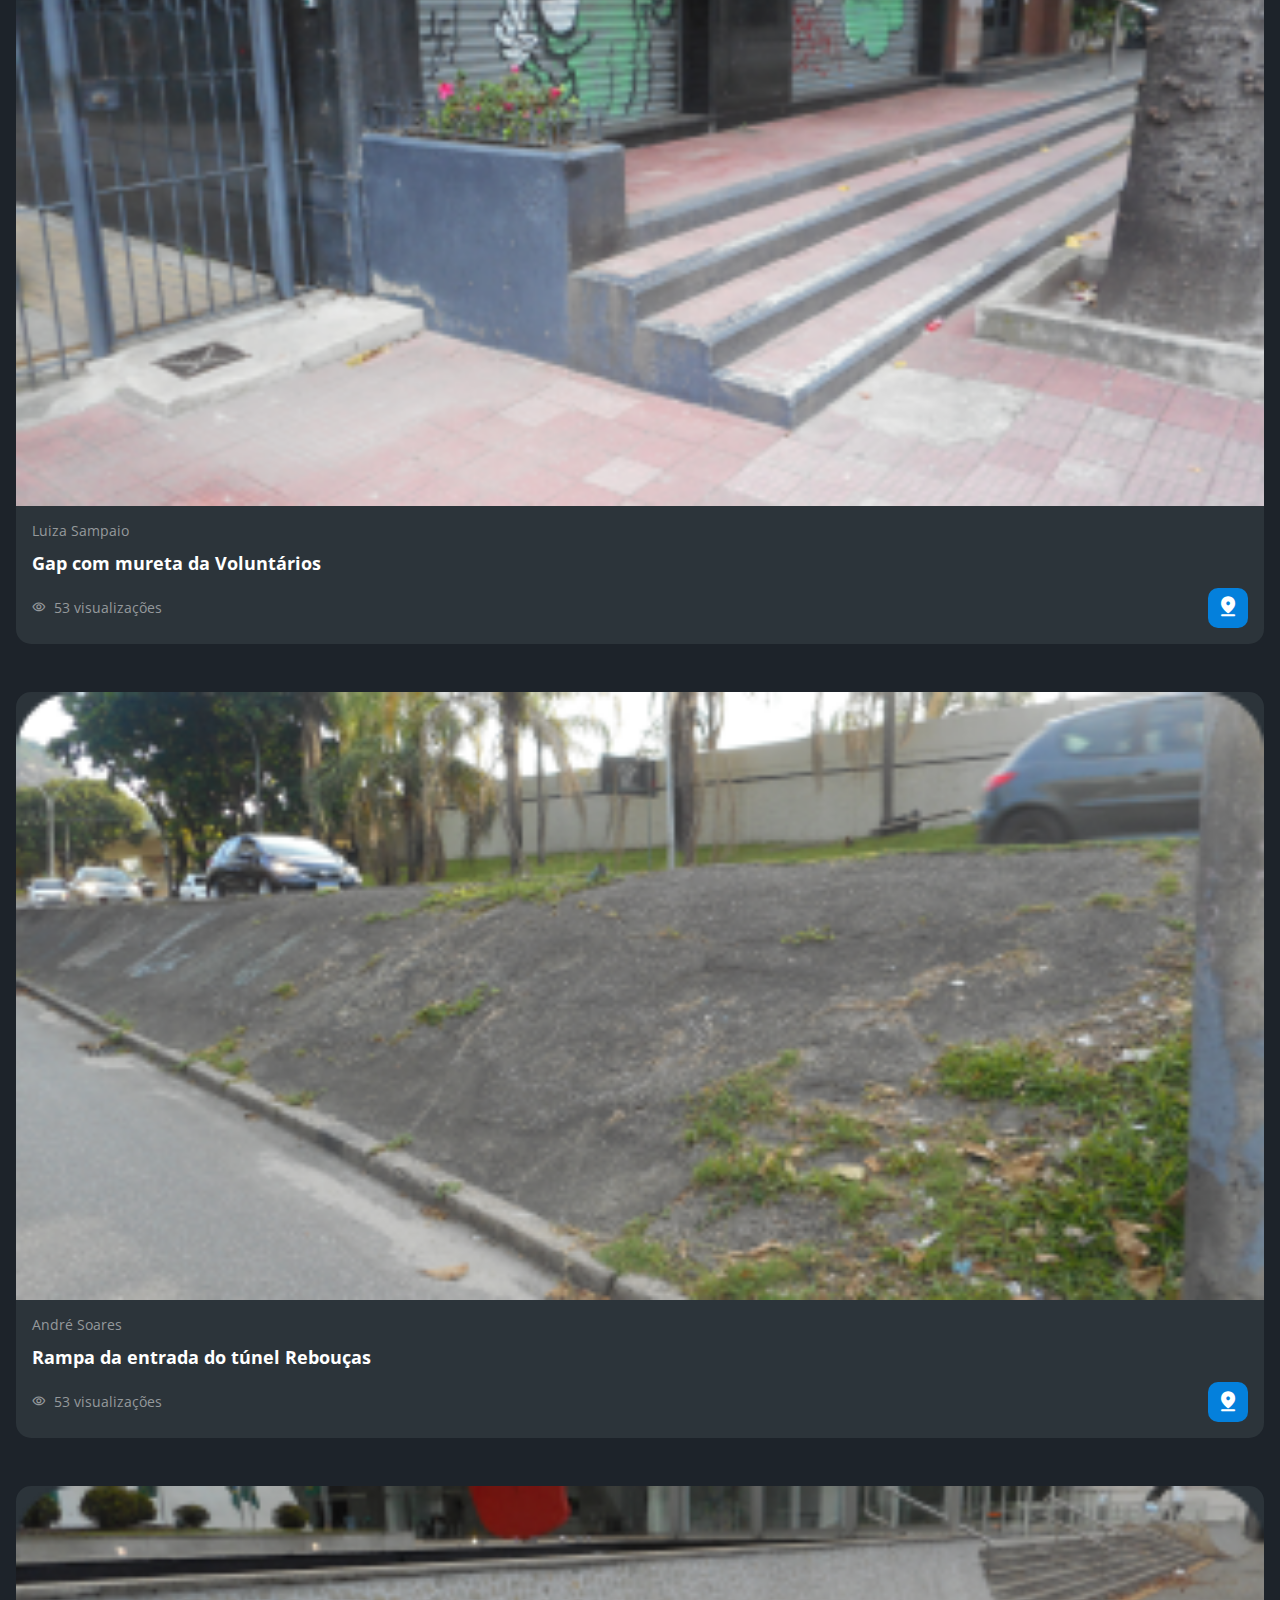
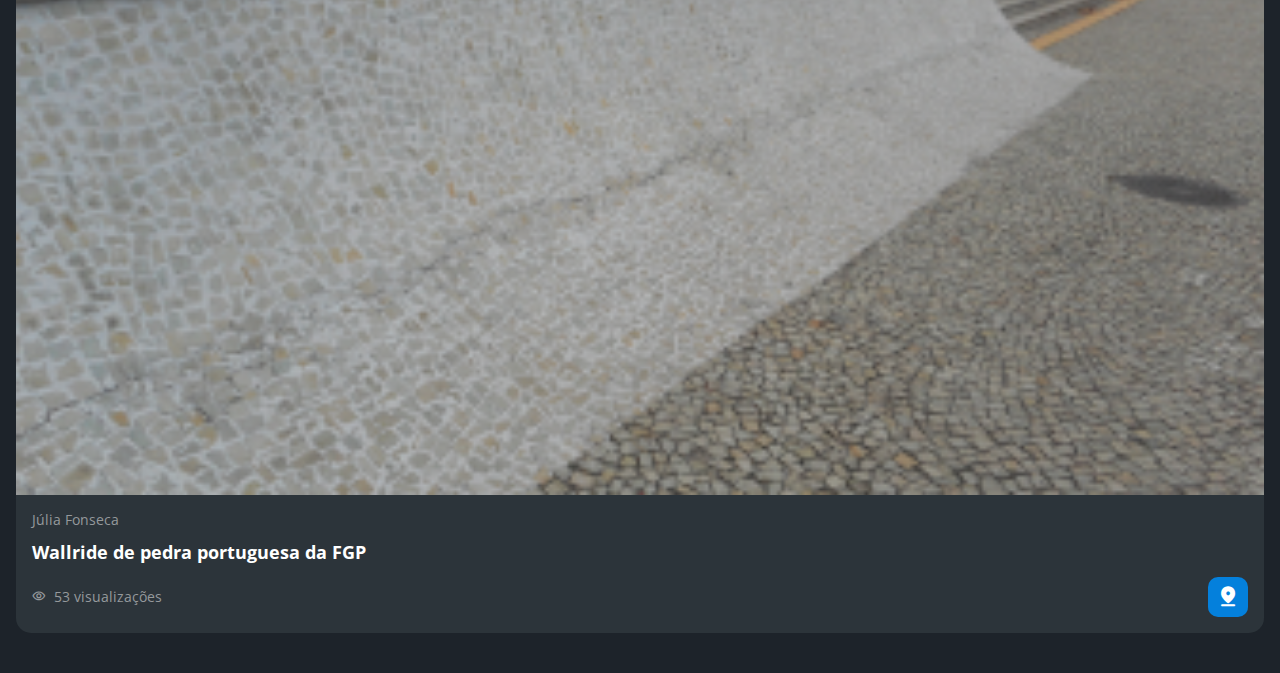
<file: picos.html>
<!DOCTYPE html>
<html lang="pt-br">
<head>
    <meta charset="UTF-8">
    <meta http-equiv="X-UA-Compatible" content="IE=edge">
    <meta name="viewport" content="width=device-width, initial-scale=1.0">
    <title>Picos</title>
    <link rel="preconnect" href="https://fonts.googleapis.com">
    <link rel="preconnect" href="https://fonts.gstatic.com" crossorigin>
    <link rel="stylesheet" href="https://fonts.googleapis.com/css2?family=Open+Sans:wght@400;600;700&display=swap">
    <link rel="stylesheet" href="./css/reset.css">
    <link rel="stylesheet" href="css/style.css">
</head>
<body>
    <header class="cabecalho">
        <button class="cabecalho__menu" aria-label="Menu" ><i></i></button>
        <img src="./img/logo.svg" alt="Logotipo da HZC" class="cabecalho__logo">
        <p class="cabecalho__perfil">Bruno Lopez</p>
        <button class="cabecalho__notificacao" aria-label="Notificaçao"><i></i></button>
    </header>

    <nav class="menu-lateral">
        <img src="./img/logo.svg" alt="Logotipo da HZC" class="menu-lateral__logo">
        <a href="./index.html" class="menu-lateral__link menu-lateral__link--inicio">Inicio</a>
        <a href="" class="menu-lateral__link menu-lateral__link--videos">Vídeos</a>
        <a href="" class="menu-lateral__link menu-lateral__link--picos  menu-lateral__link--ativo">Picos</a>
        <a href="" class="menu-lateral__link menu-lateral__link--integrantes">Integrantes</a>
        <a href="" class="menu-lateral__link menu-lateral__link--camisas">Camisas</a>
        <a href="" class="menu-lateral__link menu-lateral__link--pinturas">Pinturas</a>
    </nav>
    
    <main class="principal">
        <h2 class="titulo-pagina">Picos</h2>
        <article class=" cartao cartao--destaque destaque-video">
            <img src="./img/mapa-picos.png" alt="imagem do mapa picos" class="cartao__img--mapa cartao__img--mobile">
            <img src="./img/mapa-pico-desktop.png" alt="imagem do mapa picos" class="cartao__img cartao__img--desktop">
        </article>

        <article class=" cartao cartao--recentes videos-recentes">
            <h3 class="cartao__titulo">favoritos</h3>
            <a href="#" class="cartao__link">Ver todos</a>
            <ul class="cartao__lista">
                <li class="cartao__item">
                    <img src="./img/favoritos-01.png" alt="Tumbnail" class="cartao__item-tambnail">
                    <h4 class="cartao__item-titulo">Wallride da FGP</h4>
                    <p class="cartao__item-perfil">Júlia Fonseca</p>
                </li>
                <li class="cartao__item">
                    <img src="./img/favoritos-02.png" alt="Tumbnail" class="cartao__item-tambnail">
                    <h4 class="cartao__item-titulo">Borda de valores</h4>
                    <p class="cartao__item-perfil">Júlia Fonseca</p>
                </li>
                <li class="cartao__item">
                    <img src="./img/favoritos-03.png" alt="Tumbnail" class="cartao__item-tambnail">
                    <h4 class="cartao__item-titulo">Wallride do Rebouças</h4>
                    <p class="cartao__item-perfil">Júlia Fonseca</p>
                </li>
                <li class="cartao__item">
                    <img src="./img/favoritos-04.png" alt="Tumbnail" class="cartao__item-tambnail">
                    <h4 class="cartao__item-titulo">Segundo setor da Praça Mauá</h4>
                    <p class="cartao__item-perfil">Júlia Fonseca</p>
                </li>
                <li class="cartao__item">
                    <img src="./img/favoritos-05.png" alt="Tumbnail" class="cartao__item-tambnail">
                    <h4 class="cartao__item-titulo">Borda de valores</h4>
                    <p class="cartao__item-perfil">Júlia Fonseca</p>
                </li>
                <li class="cartao__item">
                    <img src="./img/favoritos-06.png" alt="Tumbnail" class="cartao__item-tambnail">
                    <h4 class="cartao__item-titulo">Wallride do Rebouças</h4>
                    <p class="cartao__item-perfil">Júlia Fonseca</p>
                </li>
            </ul>
        </article>

        <section class="secao secao-videos">
            <h3 class="titulo-secao">Mais visitados</h3>

            <a href="./pico.html"><article class="cartao">
                <img src="./img/pico01.png" alt="video" class="cartao__img">
                <div class="cartao__conteudo">
                    <p class="cartao__perfil">Bruno Lopes</p>
                    <h3 class="cartao__titulo">Gap do Itaú da Voluntários da Pátria</h3>
                    <p class="cartao__info cartao__info--visualizacao">53 visualizações</p>
                   <button class="cartao__botao cartao__botao--mapa" aria-label="ver mapa"></button>
                </div>
            </article></a>

            <article class="cartao">
                <img src="./img/pico02.png" alt="video" class="cartao__img">
                <div class="cartao__conteudo">
                    <p class="cartao__perfil">Luiza Sampaio</p>
                    <h3 class="cartao__titulo">Gap com mureta da Voluntários</h3>
                    <p class="cartao__info cartao__info--visualizacao">53 visualizações</p>
                    <button class="cartao__botao cartao__botao--mapa" aria-label="ver mapa"></button>
                </div>
            </article>

            <article class="cartao">
                <img src="./img/pico03.png" alt="video" class="cartao__img">
                <div class="cartao__conteudo">
                    <p class="cartao__perfil">André Soares</p>
                    <h3 class="cartao__titulo">Rampa da entrada do túnel Rebouças</h3>
                    <p class="cartao__info cartao__info--visualizacao">53 visualizações</p>
                    <button class="cartao__botao cartao__botao--mapa" aria-label="ver mapa"></button>
                </div>
            </article>

            <article class="cartao">
                <img src="./img/pico04.png" alt="video" class="cartao__img">
                <div class="cartao__conteudo">
                    <p class="cartao__perfil">Júlia Fonseca</p>
                    <h3 class="cartao__titulo">Wallride de pedra portuguesa da FGP</h3>
                    <p class="cartao__info cartao__info--visualizacao">53 visualizações</p>
                    <button class="cartao__botao cartao__botao--mapa" aria-label="ver mapa"></button>
                </div>
            </article>

           
        </section>

    </main>


    <script src="index.js"></script>
</body>
</html>
</file>
<file: css/style.css>
@font-face {
    font-family: 'icones';
    src: url(../font/icones.ttf);
}


body{
    background: #1D232A;
    font-family:'Open Sans','icones', sans-serif;
    color: #ffffff;
}

@media screen and (min-width: 1440px) {
    body{
        display: grid;
        grid-template-columns: auto 1fr;
    }
}

.cabecalho{
    display:flex;
    justify-content: space-between;
    align-items: center;
    background-color: #15191C;
    padding: 8px 16px;
    box-shadow: 0px 4px 4px rgba(0, 0, 0, 0.16);
}

.cabecalho__menu i::before{
    content:"\e904";
    font-size: 24px;
}

.cabecalho__notificacao i::before{
    content: "\e906";
    font-size: 24px;
}

.cabecalho__logo{
    width: 40px;
}

.cabecalho__perfil{
    display: none;
}

@media screen and (min-width: 1440px){
    .cabecalho{
        background-color: #1D232A;
        display: grid;
        column-gap: 32px;
        grid-template-columns: 1fr auto;
        padding: 16px 60px;
        height: 80px;
        box-sizing: border-box;
        grid-column: 2;

    }

    .cabecalho__menu{
        display: none;
    }

    .cabecalho__logo{
        display: none;
    }

    .cabecalho__perfil{
        display:grid;
        grid-template-columns: repeat(3,auto);
        column-gap: 8px;
        align-items: center;
        justify-self: flex-end;
        color:#95999C;
        padding: 8px 32px;
        border-right: 1px solid #95999C;
    }

    .cabecalho__perfil::before{
        content: "";
        display: block;
        width: 32px;
        height: 32px;
        background-image:url(../img/profile_2.png);
        background-size: contain;
        background-repeat: no-repeat;
        background-position: center;
    }

    .cabecalho__perfil::after{
        content: "\e90d";
        color: #ffffff;
        font-size: 16px;
    }
}

.menu-lateral{
    display: flex;
    flex-direction: column;
    background-color: #15191C;
    width: 75vw;
    height: 100vh;

    position: absolute;
    left: -100vw;
    transition: 0.25s;
}

.menu-lateral--ativo{
    left: 0;
    transition: 0.25s;

}

.menu-lateral__logo{
    width: 118px;
    align-self: center;
    padding: 16px;
}

.menu-lateral__link{
    height:64px;
    color:#95999C;
    padding-left: 64px;
    display:flex;
    align-items: center;
}

.menu-lateral__link--ativo{
    color: #ffffff;
    padding-left: 56px;
    border-left: 8px solid #ffffff;
}

.menu-lateral__link::before{
    content: "";
    width: 24px;
    height: 24px;
    font-size: 24px;
    position: absolute;
    left: 24px;
}

.menu-lateral__link--inicio::before{
    content: "\e902";
}

.menu-lateral__link--videos::before{
    content: "\e90e";
}

.menu-lateral__link--picos::before{
    content: "\e909";
}

.menu-lateral__link--integrantes::before{
    content: "\e903";
}

.menu-lateral__link--camisas::before{
    content: "\e900";
}

.menu-lateral__link--pinturas::before{
    content: "\e90a";
}

@media screen and (min-width: 1440px){
    .menu-lateral{
        position: static;
        width: 200px;
        grid-column: 1;
        grid-row: 1 / span 3;
    }

}

.principal{
    padding: 24px 16px;
    display: grid;
    gap: 16px;
}

.titulo-pagina{
    font-size:1.625rem;
    font-weight: 700;
}

.titulo-secao{
    font-weight: 700;
    font-size: 18px;
}

@media screen and (min-width: 1440px){
    .principal{
        display: grid;
        grid-template-columns: auto 1fr auto;
        grid-template-areas:
         "titulo-pagina titulo-pagina titulo-pagina"
         "destaque-video destaque-video videos-recentes"
         "secao-videos secao-videos secao-videos"
         "produtos-recentes destaque-produtos destaque-produtos"
         "secao-produtos secao-produtos secao-produtos"
         ;
        column-gap: 32px;
        padding: 16px 60px;
        grid-column:2;
    }

    .titulo-secao{
        grid-column: span 4;
    }
}

.cartao{
    width: 100%;
    border-radius: 15px;
    overflow: hidden;
    background-color: #2C343A;
    margin:16px 0;
}


.cartao__img--desktop{
    display: none;
}

.cartao__img--mapa{
    height: 480px;
}

.cartao--destaque{
    margin-bottom: 16px;
}

.cartao__conteudo{
    padding:16px;
    display: grid;
    grid-template-columns: auto 1fr;
    gap:16px;
}

.cartao__destaque{
    grid-column: span 2;
}

.cartao__titulo{
    font-size:1.125rem;
    font-weight: 700;
    grid-column: span 2;
}

.cartao__perfil{
    font-weight: 400;
    font-size: 14px;
    color: #95999C;
    grid-column: span 2;
}


.cartao__info{
    font-size: 14px;
    display: flex;
    align-items: center;
    color: #95999C;
}

.cartao__info--tempo::before{
    content: "\e90c";
    margin-right: 8px;
}

.cartao__info--venda::before{
    content: "\e905";
    margin-right: 8px;
}

.cartao__info--visualizacao::before{
    content: "\e90f";
    margin-right: 8px;
}

.cartao__botao{
    display: flex;
    justify-content: center;
    align-items: center;
    background-color: #0480DC;
    width: 40px;
    height: 40px;
    border-radius: 10px;
    font-size: 14px;
    justify-self: flex-end;
}

.cartao__botao--play::before{
    content: "\e90b";
    font-size: 24px;
}

.cartao__botao--venda::before{
    content: "\e901";
    font-size: 24px;
}

.cartao__botao--mapa::before{
    content: "\e908";
    font-size: 24px;
}

.cartao__botao--destaque{
    width: 100%;
    grid-column: span 2;
}

.cartao__botao--destaque::before{
    margin-right: 8px;
}

.cartao--recentes{
    display: none;
}

.cartao-picos{
    width: 100%;
    border-radius: 15px;
    overflow: hidden;
}
.cartao-picos--conteudo{
    padding:16px;
    display: flex;
    flex-direction: column;
}

.cartao-picos--titulo{
    font-size:18px;
    font-weight: 700;
}

.cartao-pico--perfil{
    display: grid;
    grid-template-columns: 1fr 1fr;
}
.cartao-picos--nome{
    display: grid;
    grid-template-columns: repeat(3,auto);
    column-gap: 8px;
    align-items: center;
    justify-self: flex-start;
    padding: 16px 0;
    font-size: 16px; 
}

.cartao-picos--nome::before{
    content: "";
    display: block;
    width: 24px;
    height: 24px;
    background-image:url(../img/profile_2.png);
    background-size: contain;
    background-repeat: no-repeat;
    background-position: center;
}

.cartao__pico--visualizacao{
    font-size: 16px;
    display: flex;
    align-items: center;
    
}
.cartao__pico--visualizacao::before{
    content: "\e90f";
    margin-right: 8px;
}

.cartao-picos--artigo{
    font-size: 16px;
    line-height: 32px;
}



@media screen and (min-width: 1440px){
    .cartao__destaque{
        margin-bottom: 0;
    }

    .cartao__img--mobile{
        display: none;
    }
    
    .cartao__img--desktop{
        display: block;
    }

    .cartao__botao--destaque{
        grid-column: auto;
        padding: 16px 8px;
    }

    .cartao--recentes{
        display: grid;
        grid-template-columns: auto auto;
        align-items: center;
        row-gap: 24px;
        width: 256px;
        padding:16px;
        box-sizing: border-box;
        align-self: flex-start;
    }

    .cartao--recentes .cartao__titulo{
        grid-column: auto;
    }

    .cartao__link{
        font-size: 14px;
        font-weight: 600;
        color: #0480DC;
        justify-self: flex-end;
    }

    .cartao__lista{
        display: grid;
        row-gap: 16px;
        grid-column: span 2;
    }

    .cartao__item{
        display: grid;
        grid-template-columns: auto 1fr;
        gap: 8px;
    }

    .cartao__item-tambnail{
        width: 32px;
        grid-row: span 2;
    }

    .cartao__item-titulo{
        font-weight: 700;
        font-size: 14px;
        line-height: 24px;
    }

    .cartao__item-perfil{
        font-weight: 400;
        font-size: 14px;
        color: #95999C;
    }

    .cartao-picos--titulo{
        font-size:32px;
        font-weight: 700;
    }
    .cartao-pico--perfil {
        display: grid;
        grid-template-columns: 1fr auto;
        margin: 16px
    }

    .cartao-picos--conteudo{
        margin: 16px 0
    }

    .cartao-picos--artigo{
        margin: 16px 0;
    }

    .cartao-pico-img{
        display: flex;
        gap: 32px;
        width: 448px;
    }

  


}


.secao{
    display: grid;
    gap: 16px;;
}



@media screen and (min-width: 1440px){
    .secao{
        grid-template-columns: repeat(4,1fr);
    }

    .titulo-pagina{
        grid-area: titulo-pagina;
    }
    
    .destaque-video{
        grid-area:destaque-video;
    }
    
    .videos-recentes{
        grid-area: videos-recentes;
    }
    
    .secao-videos{
        grid-area: secao-videos;
    }
    
    .produtos-recentes{
        grid-area: produtos-recentes;
    }
    
    .destaque-produtos{
        grid-area: destaque-produtos;
    }
    
    .secao-produtos{
        grid-area: secao-produtos;
    }


}
</file>
